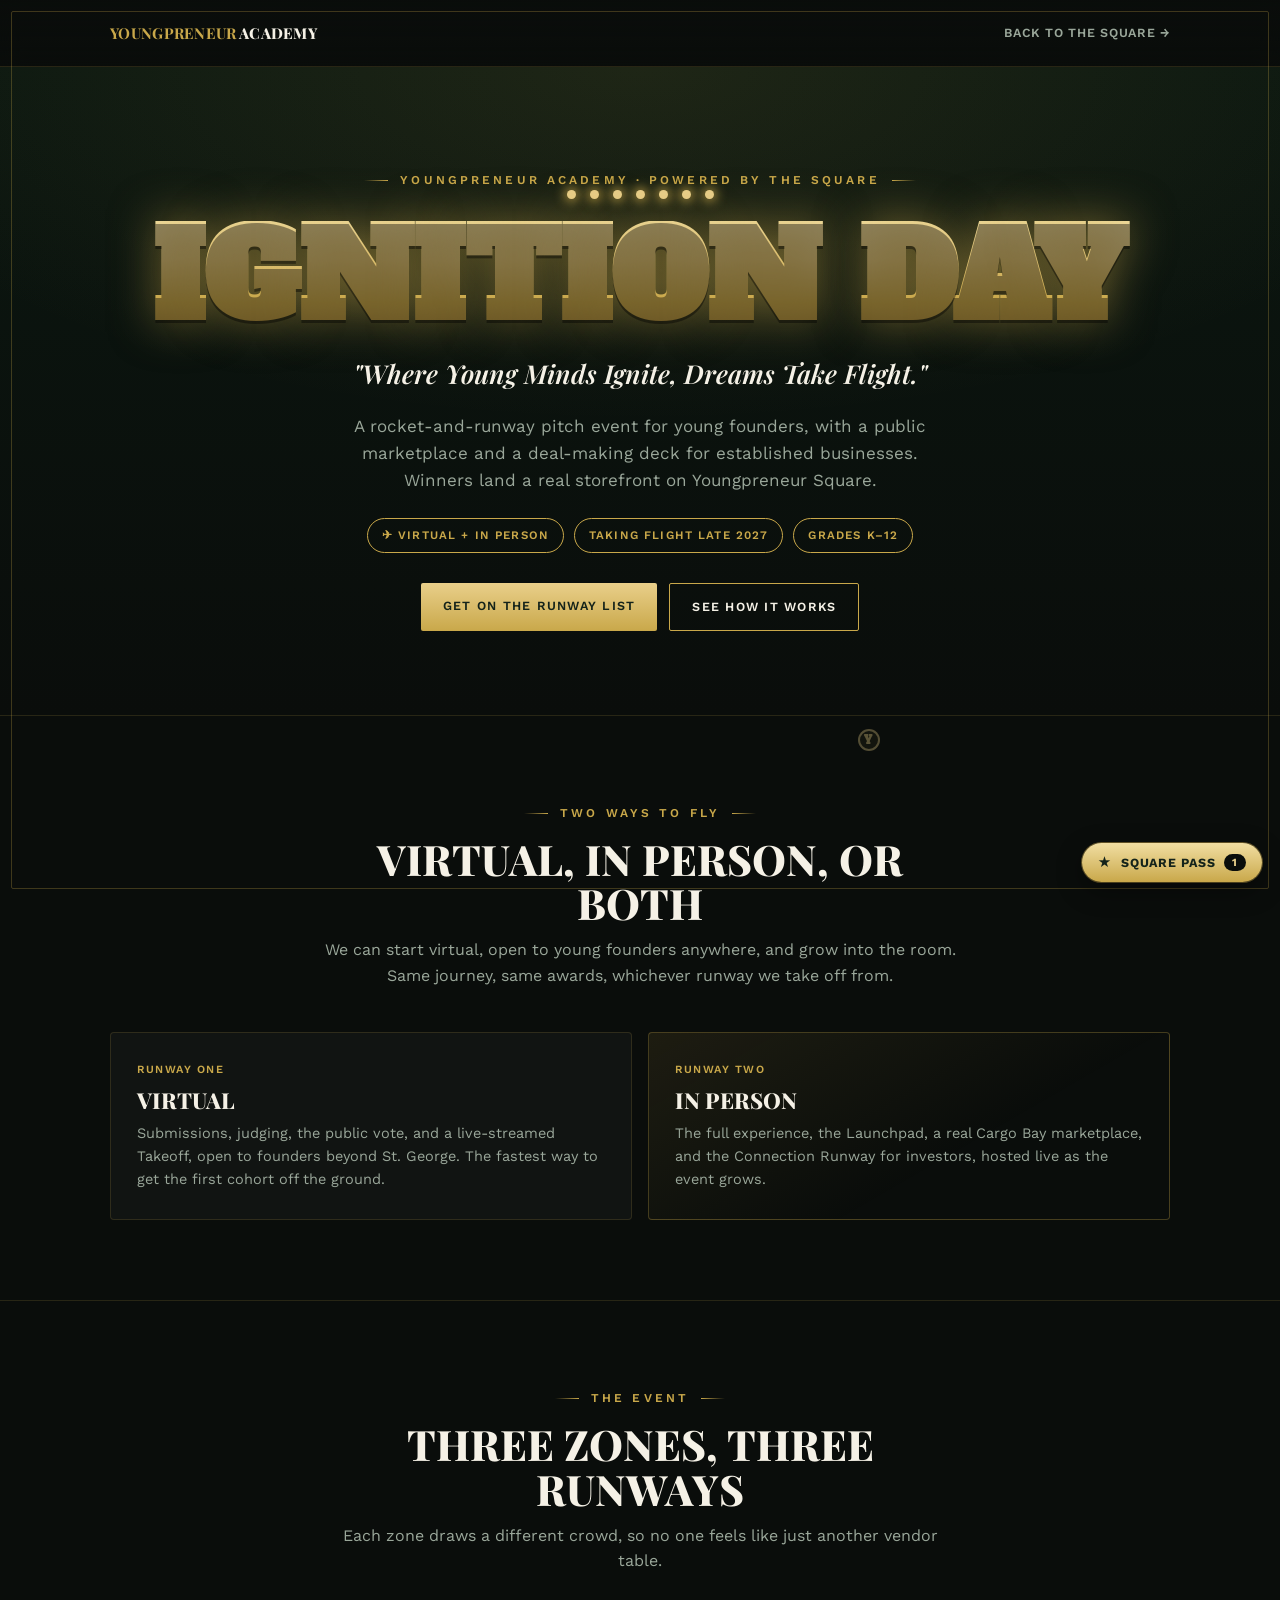
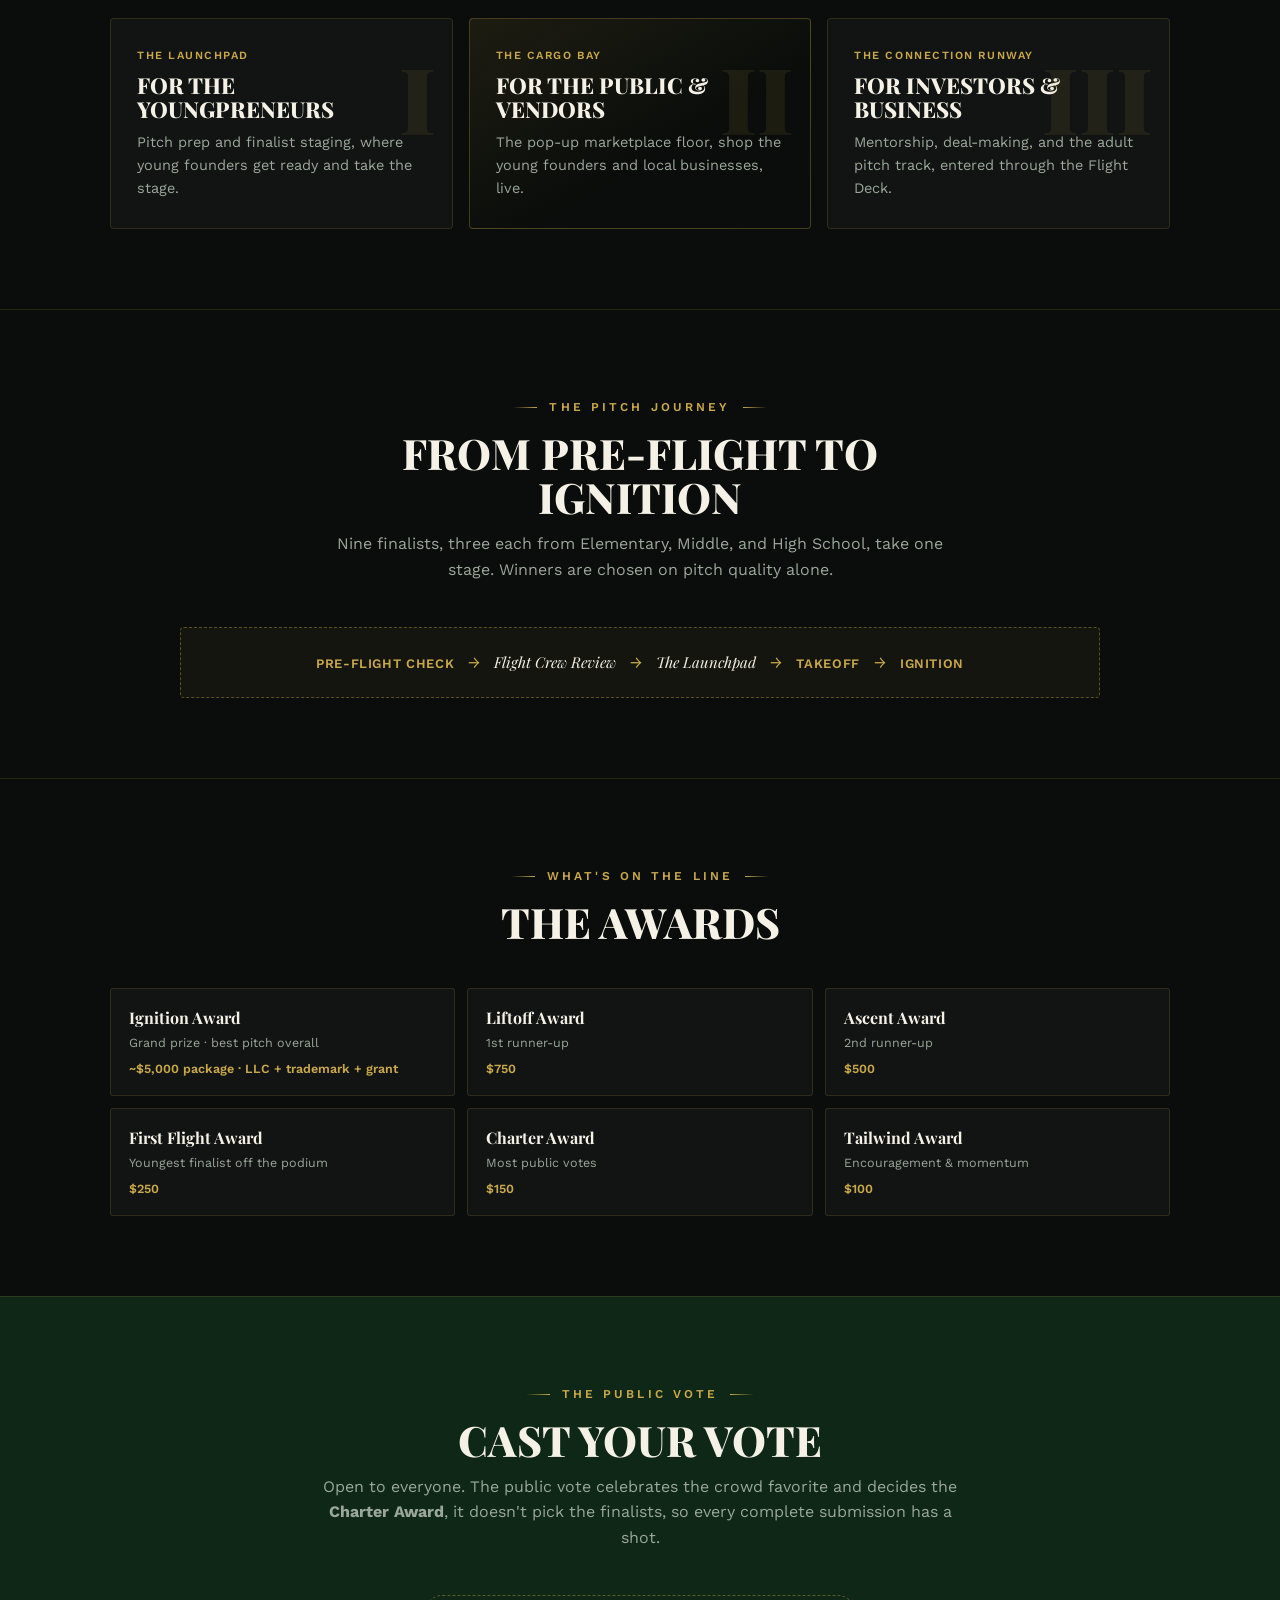
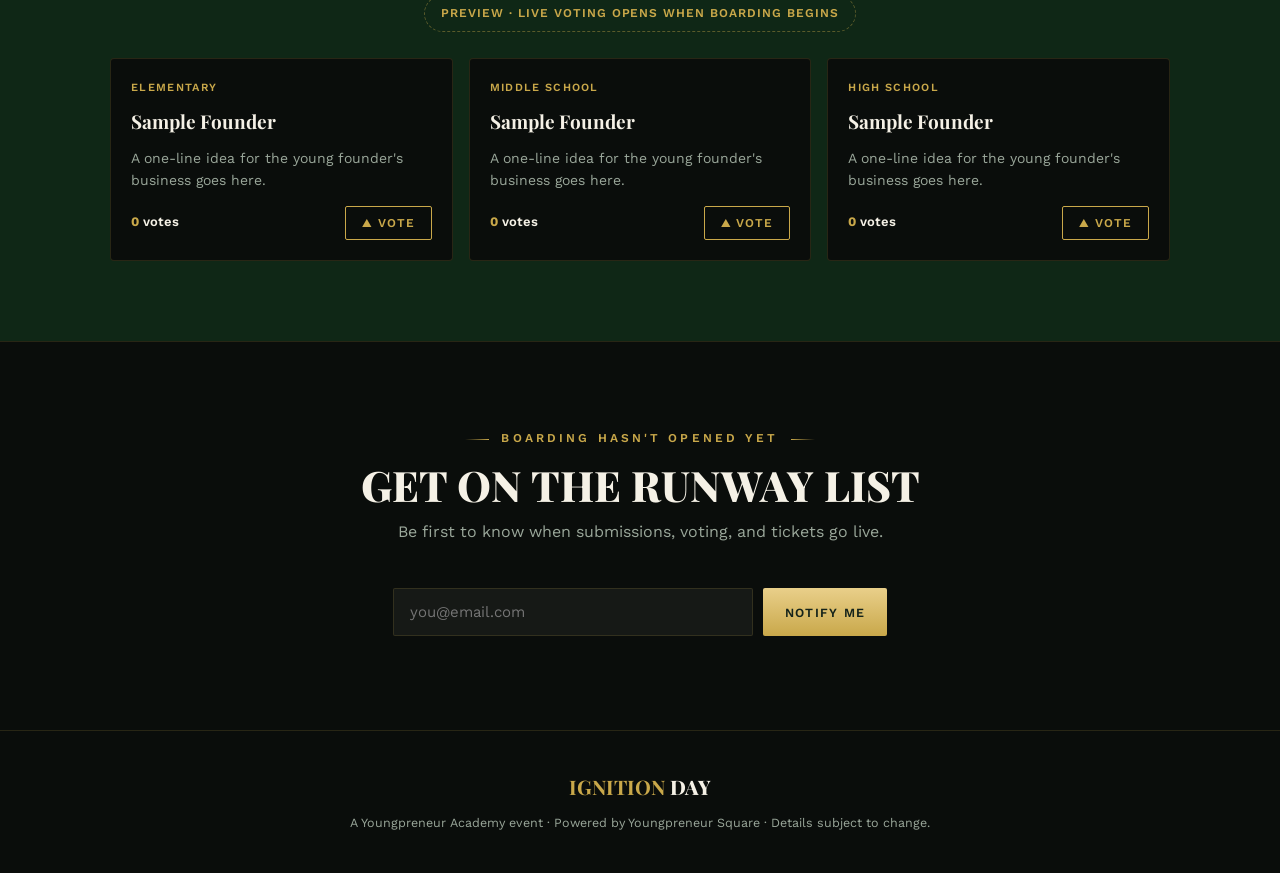
<file: ignition-day.html>
<!DOCTYPE html>
<html lang="en">
<head>
<meta charset="UTF-8">
<meta name="viewport" content="width=device-width, initial-scale=1.0">
<title>Ignition Day &middot; Where Young Minds Ignite, Dreams Take Flight</title>
<meta name="description" content="A rocket-and-runway pitch event for young founders by Youngpreneur Academy. Winners land a real storefront on Youngpreneur Square.">
<meta name="theme-color" content="#0A0D0B">
<meta property="og:type" content="website">
<meta property="og:site_name" content="Youngpreneur Square">
<meta property="og:title" content="Ignition Day &middot; Where Young Minds Ignite, Dreams Take Flight">
<meta property="og:description" content="A rocket-and-runway pitch event for young founders by Youngpreneur Academy. Winners land a real storefront on Youngpreneur Square.">
<meta property="og:image" content="https://youngpreneursquare.pages.dev/og-image.png">
<meta property="og:url" content="https://youngpreneursquare.pages.dev/ignition-day.html">
<meta name="twitter:card" content="summary_large_image">
<meta name="twitter:image" content="https://youngpreneursquare.pages.dev/og-image.png">
<link rel="icon" href="data:image/svg+xml,%3Csvg xmlns='http://www.w3.org/2000/svg' viewBox='0 0 64 64'%3E%3Crect width='64' height='64' rx='10' fill='%230A0D0B'/%3E%3Crect x='4' y='4' width='56' height='56' rx='8' fill='none' stroke='%23C9A84A' stroke-width='2'/%3E%3Ctext x='32' y='44' font-family='Georgia,serif' font-size='38' font-weight='700' text-anchor='middle' fill='%23C9A84A'%3EY%3C/text%3E%3C/svg%3E">
<link rel="icon" type="image/png" sizes="32x32" href="favicon-32.png">
<link rel="apple-touch-icon" href="apple-touch-icon.png">
<link rel="preconnect" href="https://fonts.googleapis.com">
<link rel="preconnect" href="https://fonts.gstatic.com" crossorigin>
<link href="https://fonts.googleapis.com/css2?family=Playfair+Display:ital,wght@0,500;0,700;0,800;1,500;1,600&family=Work+Sans:wght@400;500;600;700&family=Alfa+Slab+One&display=swap" rel="stylesheet">
<style>
  :root{
    --ink:#0A0D0B;--ink-2:#0C120E;--forest:#12331A;--forest-2:#0F2716;--panel:#101711;
    --cream:#F5F1E6;--cream-dim:#EFE9D8;--sage:#9AA79A;--sage-2:#727E73;
    --gold:#C9A84A;--gold-light:#E9CF8A;--gold-deep:#A9863A;--green:#7AD03A;
    --line:rgba(201,168,74,.16);--card:rgba(245,241,230,.03);
  }
  *{box-sizing:border-box;margin:0;padding:0}
  html{scroll-behavior:smooth}
  body{background:var(--ink);color:var(--cream);font-family:"Work Sans",system-ui,sans-serif;line-height:1.6;overflow-x:hidden}
  .frame{position:fixed;inset:11px;border:1px solid rgba(201,168,74,.28);border-radius:2px;pointer-events:none;z-index:80}
  .wrap{max-width:1120px;margin:0 auto;padding:0 30px}
  .grad-gold{background:linear-gradient(180deg,#F1DEA2,#E9CF8A 34%,#C9A84A 72%,#A9863A);-webkit-background-clip:text;background-clip:text;color:transparent}

  header{position:sticky;top:0;z-index:60;backdrop-filter:blur(12px);background:linear-gradient(to bottom,rgba(10,13,11,.94),rgba(10,13,11,.5));border-bottom:1px solid var(--line)}
  .bar{display:flex;align-items:center;justify-content:space-between;height:66px}
  .mark{font-family:"Playfair Display",serif;font-weight:800;text-transform:uppercase;font-size:15px;letter-spacing:.02em;color:var(--cream);text-decoration:none}
  .mark b{color:var(--gold)}
  .back{font-family:"Work Sans";font-weight:600;font-size:12.5px;letter-spacing:.06em;text-transform:uppercase;color:var(--sage);text-decoration:none}
  .back:hover{color:var(--gold)}

  .eyebrow{font-family:"Work Sans";font-weight:600;font-size:12px;letter-spacing:.26em;text-transform:uppercase;color:var(--gold);display:inline-flex;align-items:center;gap:12px}
  .eyebrow::before,.eyebrow::after{content:"";width:24px;height:1px;background:linear-gradient(90deg,transparent,var(--gold))}
  .eyebrow::after{background:linear-gradient(90deg,var(--gold),transparent)}

  .btn{display:inline-block;font-family:"Work Sans";font-weight:600;font-size:12.5px;letter-spacing:.1em;text-transform:uppercase;
    padding:13px 22px;border-radius:2px;background:linear-gradient(180deg,var(--gold-light),var(--gold));color:#14231A;text-decoration:none;
    border:none;cursor:pointer;transition:transform .15s,box-shadow .2s}
  .btn:hover{transform:translateY(-1px);box-shadow:0 8px 24px rgba(201,168,74,.4)}
  .btn-ghost{display:inline-block;font-family:"Work Sans";font-weight:600;font-size:12.5px;letter-spacing:.1em;text-transform:uppercase;
    padding:13px 22px;border-radius:2px;border:1px solid var(--gold);color:var(--cream);background:transparent;text-decoration:none;cursor:pointer}
  .btn-ghost:hover{background:var(--gold);color:#14231A}

  /* hero */
  .hero{position:relative;overflow:hidden;padding:96px 0 84px;text-align:center;
    background:radial-gradient(120% 100% at 50% 0%,rgba(201,168,74,.1),transparent 55%),linear-gradient(to bottom,#0b1710,#0a0d0b)}
  .hero .bulbs{display:flex;justify-content:center;gap:14px;margin-bottom:22px}
  .hero .bulbs span{width:9px;height:9px;border-radius:50%;background:var(--gold-light);box-shadow:0 0 12px 2px var(--gold);animation:chase 1.4s linear infinite}
  @keyframes chase{0%,15%{opacity:1;transform:scale(1.2)}45%,100%{opacity:.25;transform:scale(.85)}}
  .hero h1{font-family:"Alfa Slab One",serif;font-size:clamp(46px,10vw,120px);line-height:.95;text-transform:uppercase;letter-spacing:.01em;margin:14px 0 18px;text-shadow:0 3px 0 rgba(0,0,0,.4),0 0 46px rgba(201,168,74,.5)}
  .hero .tag{font-family:"Playfair Display",serif;font-style:italic;font-weight:600;font-size:clamp(18px,2.6vw,26px);color:var(--cream)}
  .hero .sub{color:var(--sage);max-width:56ch;margin:18px auto 0;font-size:17px}
  .chips{display:flex;gap:10px;justify-content:center;flex-wrap:wrap;margin:24px 0 30px}
  .chip{font-family:"Work Sans";font-weight:600;font-size:11.5px;letter-spacing:.1em;text-transform:uppercase;color:var(--gold);border:1px solid var(--gold);padding:7px 14px;border-radius:20px}
  .hero-cta{display:flex;gap:12px;justify-content:center;flex-wrap:wrap}

  section{padding:80px 0;border-top:1px solid var(--line)}
  .sec-head{text-align:center;max-width:640px;margin:0 auto 44px}
  .sec-head h2{font-family:"Playfair Display",serif;font-weight:800;text-transform:uppercase;font-size:clamp(26px,3.8vw,42px);line-height:1.05;margin:14px 0 12px}
  .sec-head p{color:var(--sage);font-size:16px}

  .grid2{display:grid;grid-template-columns:1fr 1fr;gap:16px}
  .grid3{display:grid;grid-template-columns:repeat(3,1fr);gap:16px}
  @media(max-width:820px){.grid2,.grid3{grid-template-columns:1fr}}
  .card{position:relative;border:1px solid var(--line);border-radius:4px;padding:28px 26px;background:var(--card);overflow:hidden;transition:border-color .25s,transform .25s}
  .card:hover{border-color:rgba(201,168,74,.4);transform:translateY(-3px)}
  .card.spot{background:linear-gradient(150deg,rgba(201,168,74,.1),transparent 62%);border-color:rgba(201,168,74,.3)}
  .card .rn{position:absolute;top:4px;right:16px;font-family:"Playfair Display",serif;font-weight:900;font-size:92px;color:rgba(201,168,74,.1)}
  .card .k{font-family:"Work Sans";font-weight:600;font-size:11px;letter-spacing:.14em;text-transform:uppercase;color:var(--gold)}
  .card h3{font-family:"Playfair Display",serif;font-weight:800;font-size:22px;text-transform:uppercase;margin:10px 0 10px;line-height:1.05}
  .card p{color:var(--sage);font-size:14.5px;position:relative}

  .flow{border:1px dashed rgba(201,168,74,.4);border-radius:4px;padding:22px;display:flex;align-items:center;gap:14px;flex-wrap:wrap;justify-content:center;text-align:center;background:rgba(201,168,74,.05);max-width:920px;margin:0 auto}
  .flow .node{font-family:"Playfair Display",serif;font-style:italic;font-size:15px;color:var(--cream)}
  .flow .node b{color:var(--gold);font-style:normal;font-family:"Work Sans";font-weight:600;font-size:13px;letter-spacing:.05em;text-transform:uppercase}
  .flow .arrow{color:var(--gold)}

  .awards{display:grid;grid-template-columns:repeat(3,1fr);gap:12px}
  @media(max-width:760px){.awards{grid-template-columns:1fr 1fr}}
  @media(max-width:480px){.awards{grid-template-columns:1fr}}
  .award{border:1px solid var(--line);border-radius:3px;padding:16px 18px;background:var(--card)}
  .award .an{font-family:"Playfair Display",serif;font-weight:700;font-size:16px;color:var(--cream)}
  .award .ad{font-family:"Work Sans";font-size:12.5px;color:var(--sage);margin-top:2px}
  .award .amt{font-family:"Work Sans";font-weight:600;font-size:12.5px;color:var(--gold);margin-top:6px}

  /* voting */
  .vote{background:var(--forest-2)}
  .vnote{text-align:center;font-family:"Work Sans";font-weight:600;font-size:12px;letter-spacing:.08em;text-transform:uppercase;color:var(--gold);
    border:1px dashed rgba(201,168,74,.4);border-radius:20px;padding:8px 16px;display:inline-block;margin-bottom:26px}
  .vote-wrap{text-align:center}
  .ballot{display:grid;grid-template-columns:repeat(3,1fr);gap:16px;text-align:left}
  @media(max-width:760px){.ballot{grid-template-columns:1fr}}
  .cand{border:1px solid var(--line);border-radius:4px;padding:20px;background:var(--ink);display:flex;flex-direction:column;gap:10px}
  .cand .div{font-family:"Work Sans";font-weight:600;font-size:11px;letter-spacing:.12em;text-transform:uppercase;color:var(--gold)}
  .cand h4{font-family:"Playfair Display",serif;font-weight:700;font-size:19px}
  .cand p{color:var(--sage);font-size:14px;flex:1}
  .cand .row{display:flex;align-items:center;justify-content:space-between;gap:10px;margin-top:4px}
  .cand .count{font-family:"Work Sans";font-weight:600;font-size:13px;color:var(--cream)}
  .cand .count b{color:var(--gold)}
  .vbtn{font-family:"Work Sans";font-weight:600;font-size:12px;letter-spacing:.08em;text-transform:uppercase;padding:9px 16px;border-radius:2px;
    border:1px solid var(--gold);background:transparent;color:var(--gold);cursor:pointer;transition:background .2s,color .2s}
  .vbtn:hover{background:var(--gold);color:#14231A}
  .vbtn.voted{background:var(--green);border-color:var(--green);color:#0a1508;cursor:default}

  /* notify */
  .notify{text-align:center}
  .nform{display:flex;gap:10px;justify-content:center;flex-wrap:wrap;margin-top:22px}
  .nform input{flex:1;min-width:240px;max-width:360px;background:rgba(245,241,230,.05);border:1px solid var(--line);border-radius:2px;padding:14px 16px;color:var(--cream);font-family:"Work Sans";font-size:15px}
  .nform input:focus{outline:none;border-color:var(--gold)}
  .nmsg{margin-top:14px;font-family:"Work Sans";font-weight:600;font-size:14px;color:var(--gold);opacity:0;transition:opacity .3s}
  .nmsg.show{opacity:1}

  footer{border-top:1px solid var(--line);padding:40px 0;text-align:center}
  footer .fm{font-family:"Playfair Display",serif;font-weight:800;text-transform:uppercase;font-size:20px}
  footer .fm b{color:var(--gold)}
  footer .fn{color:var(--sage);font-size:12.5px;margin-top:10px}
  @media(prefers-reduced-motion:reduce){*{animation:none!important}}
</style>
</head>
<body>
<div class="frame"></div>

<header>
  <div class="wrap bar">
    <a href="#top" class="mark"><b>Youngpreneur</b> Academy</a>
    <a href="square.html" class="back">Back to the Square →</a>
  </div>
</header>

<!-- HERO -->
<div class="hero" id="top">
  <div class="wrap">
    <div class="eyebrow">Youngpreneur Academy · Powered by the Square</div>
    <div class="bulbs"><span></span><span></span><span></span><span></span><span></span><span></span><span></span></div>
    <h1 class="grad-gold">Ignition Day</h1>
    <div class="tag">"Where Young Minds Ignite, Dreams Take Flight."</div>
    <p class="sub">A rocket-and-runway pitch event for young founders, with a public marketplace and a deal-making deck for established businesses. Winners land a real storefront on Youngpreneur Square.</p>
    <div class="chips"><span class="chip">✈ Virtual + In person</span><span class="chip">Taking flight late 2027</span><span class="chip">Grades K–12</span></div>
    <div class="hero-cta"><a href="#notify" class="btn">Get on the runway list</a><a href="#zones" class="btn-ghost">See how it works</a></div>
  </div>
</div>

<!-- TWO WAYS TO FLY -->
<section id="format">
  <div class="wrap">
    <div class="sec-head"><div class="eyebrow">Two ways to fly</div><h2>Virtual, in person, or both</h2><p>We can start virtual, open to young founders anywhere, and grow into the room. Same journey, same awards, whichever runway we take off from.</p></div>
    <div class="grid2">
      <div class="card"><div class="k">Runway One</div><h3>Virtual</h3><p>Submissions, judging, the public vote, and a live-streamed Takeoff, open to founders beyond St. George. The fastest way to get the first cohort off the ground.</p></div>
      <div class="card spot"><div class="k">Runway Two</div><h3>In person</h3><p>The full experience, the Launchpad, a real Cargo Bay marketplace, and the Connection Runway for investors, hosted live as the event grows.</p></div>
    </div>
  </div>
</section>

<!-- ZONES -->
<section id="zones">
  <div class="wrap">
    <div class="sec-head"><div class="eyebrow">The event</div><h2>Three zones, three runways</h2><p>Each zone draws a different crowd, so no one feels like just another vendor table.</p></div>
    <div class="grid3">
      <div class="card"><div class="rn">I</div><div class="k">The Launchpad</div><h3>For the youngpreneurs</h3><p>Pitch prep and finalist staging, where young founders get ready and take the stage.</p></div>
      <div class="card spot"><div class="rn">II</div><div class="k">The Cargo Bay</div><h3>For the public &amp; vendors</h3><p>The pop-up marketplace floor, shop the young founders and local businesses, live.</p></div>
      <div class="card"><div class="rn">III</div><div class="k">The Connection Runway</div><h3>For investors &amp; business</h3><p>Mentorship, deal-making, and the adult pitch track, entered through the Flight Deck.</p></div>
    </div>
  </div>
</section>

<!-- JOURNEY -->
<section id="journey">
  <div class="wrap">
    <div class="sec-head"><div class="eyebrow">The pitch journey</div><h2>From pre-flight to ignition</h2><p>Nine finalists, three each from Elementary, Middle, and High School, take one stage. Winners are chosen on pitch quality alone.</p></div>
    <div class="flow">
      <span class="node"><b>Pre-Flight Check</b></span><span class="arrow">→</span>
      <span class="node">Flight Crew Review</span><span class="arrow">→</span>
      <span class="node">The Launchpad</span><span class="arrow">→</span>
      <span class="node"><b>Takeoff</b></span><span class="arrow">→</span>
      <span class="node"><b>Ignition</b></span>
    </div>
  </div>
</section>

<!-- AWARDS -->
<section id="awards">
  <div class="wrap">
    <div class="sec-head"><div class="eyebrow">What's on the line</div><h2>The awards</h2></div>
    <div class="awards">
      <div class="award"><div class="an">Ignition Award</div><div class="ad">Grand prize · best pitch overall</div><div class="amt">~$5,000 package · LLC + trademark + grant</div></div>
      <div class="award"><div class="an">Liftoff Award</div><div class="ad">1st runner-up</div><div class="amt">$750</div></div>
      <div class="award"><div class="an">Ascent Award</div><div class="ad">2nd runner-up</div><div class="amt">$500</div></div>
      <div class="award"><div class="an">First Flight Award</div><div class="ad">Youngest finalist off the podium</div><div class="amt">$250</div></div>
      <div class="award"><div class="an">Charter Award</div><div class="ad">Most public votes</div><div class="amt">$150</div></div>
      <div class="award"><div class="an">Tailwind Award</div><div class="ad">Encouragement &amp; momentum</div><div class="amt">$100</div></div>
    </div>
  </div>
</section>

<!-- PUBLIC VOTE -->
<section class="vote" id="vote">
  <div class="wrap vote-wrap">
    <div class="sec-head"><div class="eyebrow">The public vote</div><h2>Cast your vote</h2><p>Open to everyone. The public vote celebrates the crowd favorite and decides the <b>Charter Award</b>, it doesn't pick the finalists, so every complete submission has a shot.</p></div>
    <div class="vnote">Preview · live voting opens when boarding begins</div>
    <div class="ballot" id="ballot">
      <div class="cand"><div class="div">Elementary</div><h4>Sample Founder</h4><p>A one-line idea for the young founder's business goes here.</p><div class="row"><span class="count"><b id="c0">0</b> votes</span><button class="vbtn" data-i="0">▲ Vote</button></div></div>
      <div class="cand"><div class="div">Middle School</div><h4>Sample Founder</h4><p>A one-line idea for the young founder's business goes here.</p><div class="row"><span class="count"><b id="c1">0</b> votes</span><button class="vbtn" data-i="1">▲ Vote</button></div></div>
      <div class="cand"><div class="div">High School</div><h4>Sample Founder</h4><p>A one-line idea for the young founder's business goes here.</p><div class="row"><span class="count"><b id="c2">0</b> votes</span><button class="vbtn" data-i="2">▲ Vote</button></div></div>
    </div>
  </div>
</section>

<!-- NOTIFY -->
<section class="notify" id="notify">
  <div class="wrap">
    <div class="sec-head"><div class="eyebrow">Boarding hasn't opened yet</div><h2>Get on the runway list</h2><p>Be first to know when submissions, voting, and tickets go live.</p></div>
    <form class="nform" id="nform" novalidate>
      <input type="email" name="EMAIL" placeholder="you@email.com" aria-label="Email address" required>
      <button class="btn" type="submit">Notify me</button>
    </form>
    <div class="nmsg" id="nmsg"></div>
  </div>
</section>

<footer>
  <div class="wrap">
    <div class="fm"><b>Ignition</b> Day</div>
    <div class="fn">A Youngpreneur Academy event · Powered by Youngpreneur Square · Details subject to change.</div>
  </div>
</footer>

<script>
  // running lights
  document.querySelectorAll('.hero .bulbs span').forEach((b,i)=>{ b.style.animationDelay=(i*0.14).toFixed(2)+'s'; });
  // public-vote preview (in-memory)
  const counts=[0,0,0];
  document.querySelectorAll('.vbtn').forEach(btn=>{
    btn.addEventListener('click',function(){
      const i=+btn.dataset.i;
      document.querySelectorAll('.vbtn').forEach(b=>{ b.classList.remove('voted'); b.textContent='▲ Vote'; });
      counts.forEach((_,j)=>{ if(j!==i) {} });
      // one vote at a time in the preview
      counts[i]=1; counts.forEach((c,j)=>{ if(j!==i) counts[j]=0; document.getElementById('c'+j).textContent=counts[j]; });
      btn.classList.add('voted'); btn.textContent='✓ Voted';
    });
  });
  // notify form
  (function(){
    const cfg=window.SQUARE_CONFIG||{};
    const form=document.getElementById('nform'), msg=document.getElementById('nmsg');
    if(cfg.newsletterAction){ form.action=cfg.newsletterAction; form.method='post'; form.target='sqHidden';
      const f=document.createElement('iframe'); f.name='sqHidden'; f.style.display='none'; document.body.appendChild(f); }
    form.addEventListener('submit',function(e){
      const em=(form.querySelector('input[type=email]')||{}).value||'';
      if(!em || em.indexOf('@')<1){ e.preventDefault(); msg.textContent='Enter a valid email.'; msg.classList.add('show'); return; }
      if(!cfg.newsletterAction){ e.preventDefault(); form.reset(); }
      msg.textContent="You're on the runway list, we'll radio you before boarding. ✦";
      msg.classList.add('show');
    });
  })();
</script>
<script src="squarepass.js"></script>
</body>
</html>
</file>
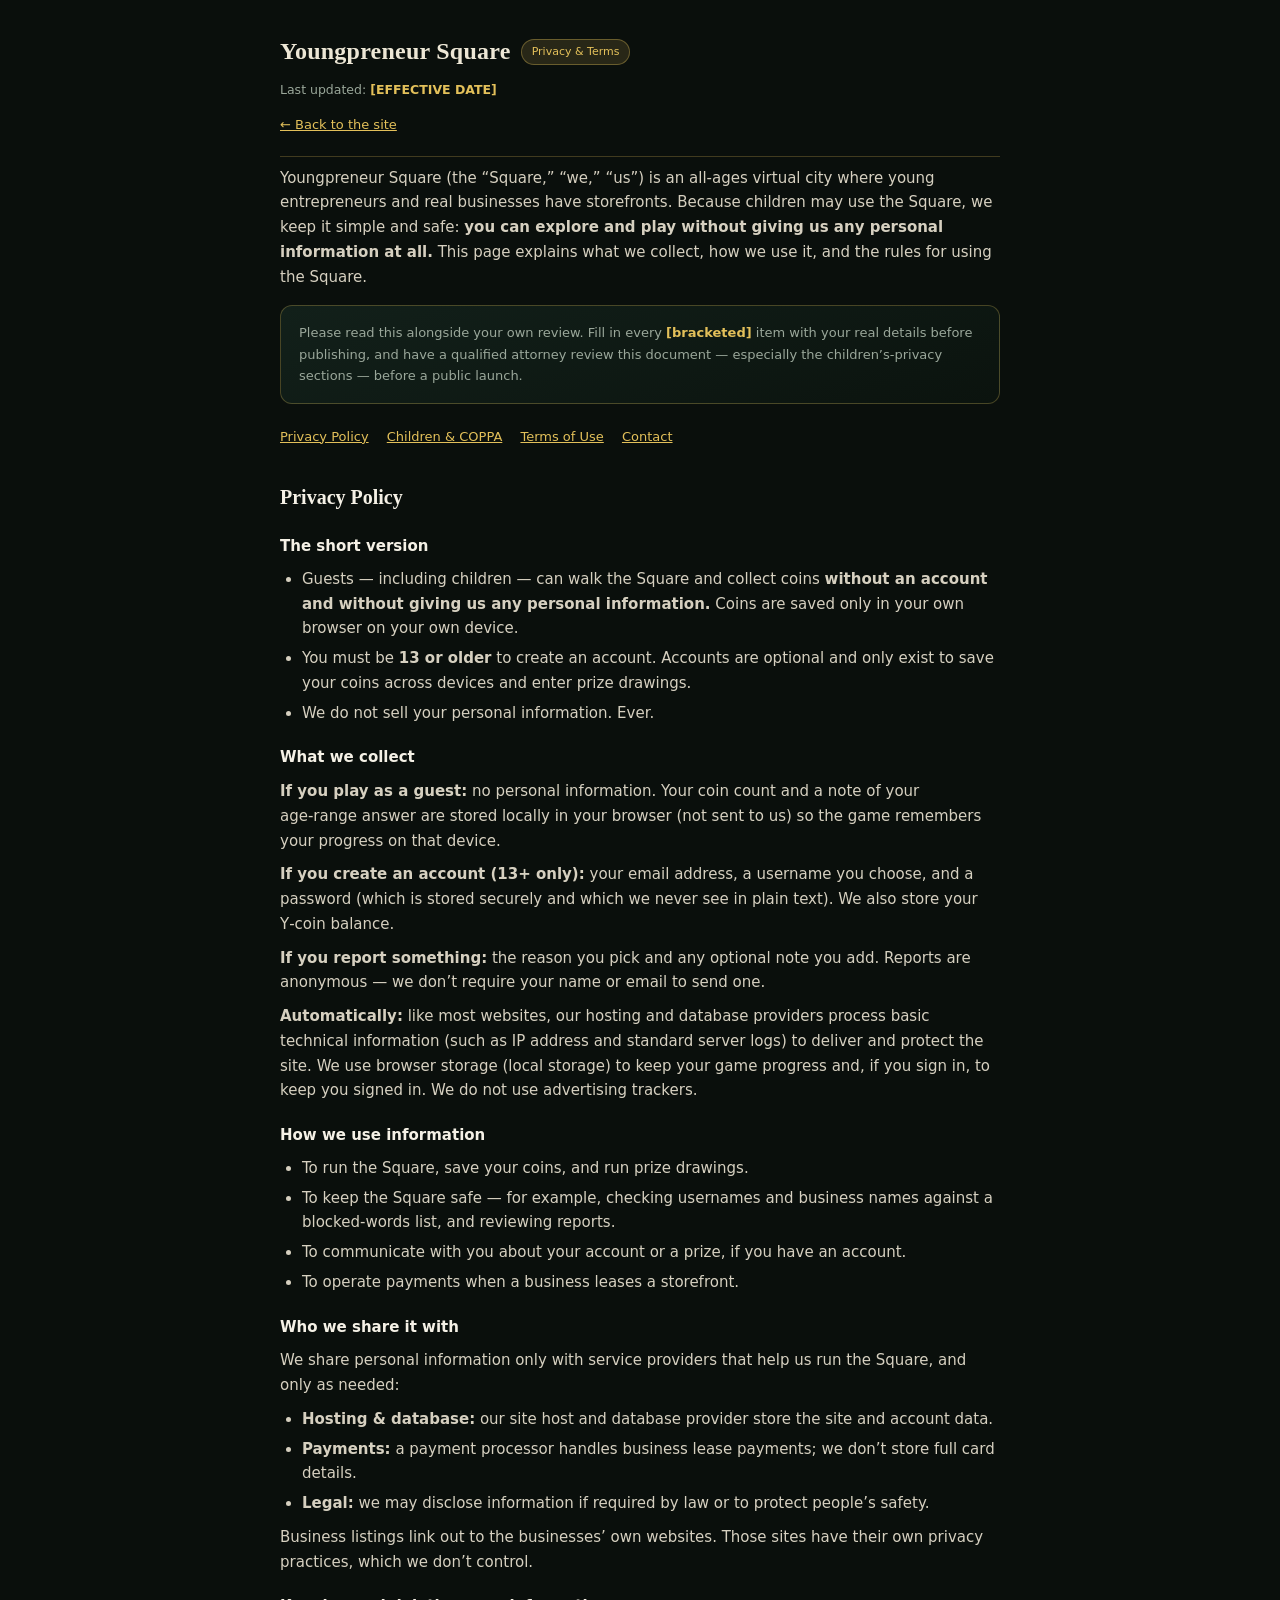
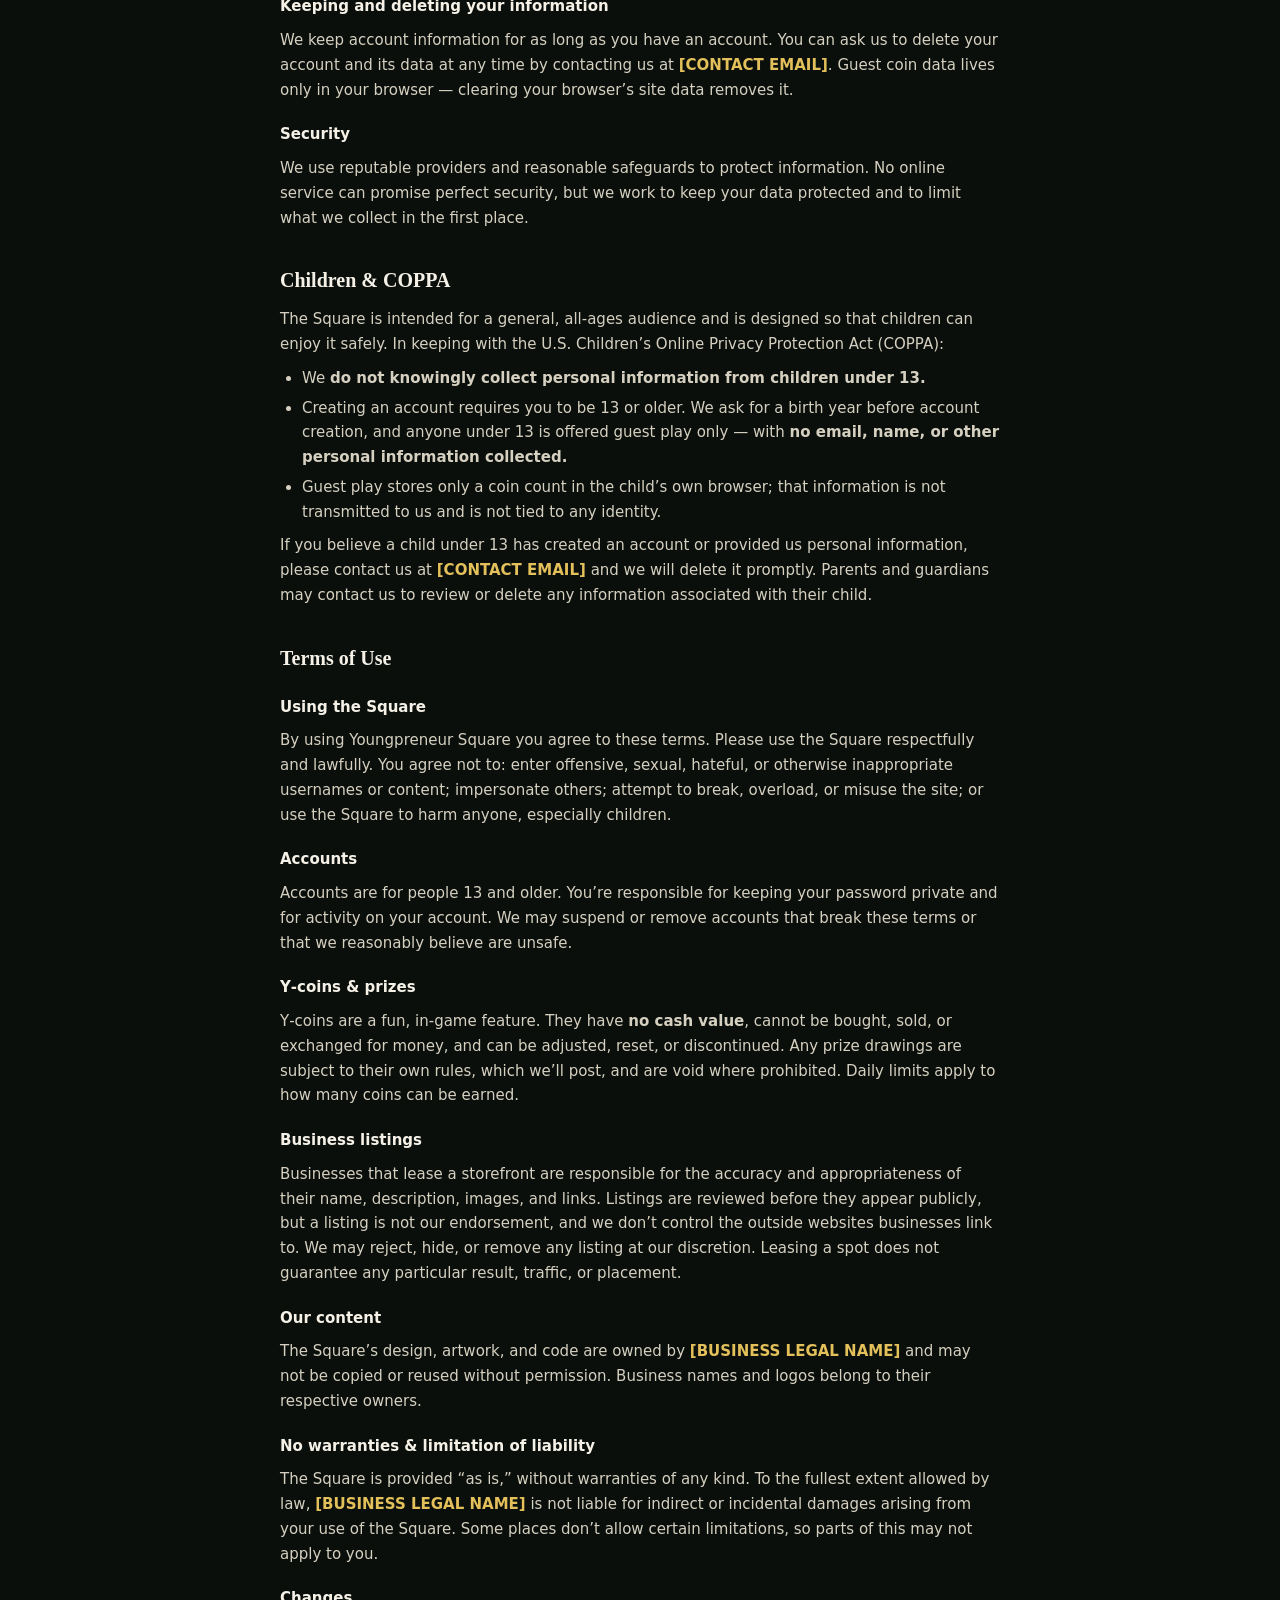
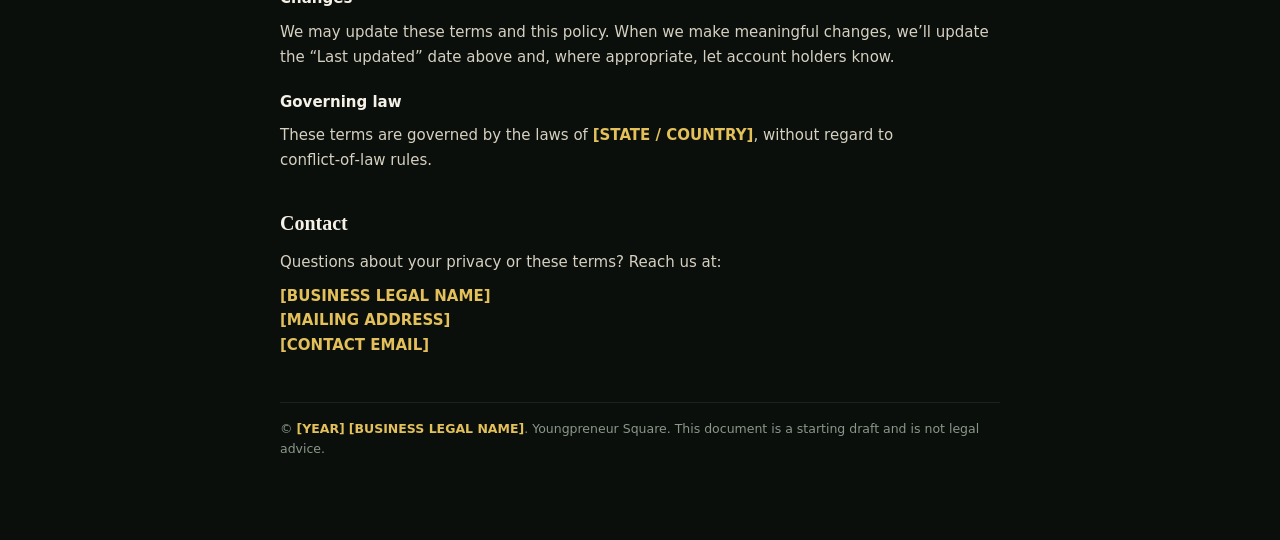
<file: privacy.html>
<!DOCTYPE html>
<html lang="en">
<head>
<meta charset="UTF-8">
<meta name="viewport" content="width=device-width, initial-scale=1">
<title>Privacy & Terms — Youngpreneur Square</title>
<style>
  *{margin:0;padding:0;box-sizing:border-box}
  body{font-family:"Work Sans",system-ui,sans-serif;background:#0a0f0c;color:#EDE7D6;line-height:1.65;-webkit-font-smoothing:antialiased}
  a{color:#E3C05A}
  .wrap{max-width:760px;margin:0 auto;padding:32px 20px 80px}
  header{border-bottom:1px solid rgba(227,192,90,.25);padding-bottom:18px;margin-bottom:8px}
  .brand{display:flex;align-items:center;gap:10px;flex-wrap:wrap}
  .brand h1{font-family:Georgia,serif;font-size:24px;letter-spacing:.01em}
  .pill{font-size:11px;padding:3px 10px;border-radius:20px;background:rgba(227,192,90,.14);border:1px solid rgba(227,192,90,.35);color:#E3C05A}
  .updated{color:#9AA79A;font-size:12.5px;margin-top:8px}
  .back{display:inline-block;margin-top:14px;font-size:13px}
  nav.toc{margin:22px 0 8px;font-size:13px;color:#9AA79A}
  nav.toc a{margin-right:14px;white-space:nowrap;display:inline-block}
  h2{font-family:Georgia,serif;font-size:20px;margin:34px 0 10px;color:#F5F1E6;scroll-margin-top:16px}
  h3{font-size:15px;margin:20px 0 6px;color:#F5F1E6}
  p{margin:9px 0;color:#D6D0C0;font-size:15px}
  ul{margin:8px 0 8px 22px}
  li{margin:5px 0;color:#D6D0C0;font-size:15px}
  .box{background:linear-gradient(160deg,#12201a,#0b130e);border:1px solid rgba(227,192,90,.28);border-radius:12px;padding:16px 18px;margin:16px 0}
  .fill{color:#E3C05A;font-weight:600}
  .muted{color:#9AA79A;font-size:13px}
  footer{margin-top:44px;border-top:1px solid rgba(255,255,255,.08);padding-top:16px;color:#8a978a;font-size:12.5px}
  code{background:rgba(255,255,255,.07);padding:1px 5px;border-radius:4px;font-size:13px;color:#EDE7D6}
</style>
</head>
<body>
<div class="wrap">
  <header>
    <div class="brand"><h1>Youngpreneur Square</h1><span class="pill">Privacy &amp; Terms</span></div>
    <div class="updated">Last updated: <span class="fill">[EFFECTIVE DATE]</span></div>
    <a class="back" href="index.html">← Back to the site</a>
  </header>

  <p>Youngpreneur Square (the “Square,” “we,” “us”) is an all‑ages virtual city where young entrepreneurs and real businesses have storefronts. Because children may use the Square, we keep it simple and safe: <strong>you can explore and play without giving us any personal information at all.</strong> This page explains what we collect, how we use it, and the rules for using the Square.</p>

  <div class="box muted">Please read this alongside your own review. Fill in every <span class="fill">[bracketed]</span> item with your real details before publishing, and have a qualified attorney review this document — especially the children’s‑privacy sections — before a public launch.</div>

  <nav class="toc">
    <a href="#privacy">Privacy Policy</a>
    <a href="#children">Children &amp; COPPA</a>
    <a href="#terms">Terms of Use</a>
    <a href="#contact">Contact</a>
  </nav>

  <h2 id="privacy">Privacy Policy</h2>

  <h3>The short version</h3>
  <ul>
    <li>Guests — including children — can walk the Square and collect coins <strong>without an account and without giving us any personal information.</strong> Coins are saved only in your own browser on your own device.</li>
    <li>You must be <strong>13 or older</strong> to create an account. Accounts are optional and only exist to save your coins across devices and enter prize drawings.</li>
    <li>We do not sell your personal information. Ever.</li>
  </ul>

  <h3>What we collect</h3>
  <p><strong>If you play as a guest:</strong> no personal information. Your coin count and a note of your age‑range answer are stored locally in your browser (not sent to us) so the game remembers your progress on that device.</p>
  <p><strong>If you create an account (13+ only):</strong> your email address, a username you choose, and a password (which is stored securely and which we never see in plain text). We also store your Y‑coin balance.</p>
  <p><strong>If you report something:</strong> the reason you pick and any optional note you add. Reports are anonymous — we don’t require your name or email to send one.</p>
  <p><strong>Automatically:</strong> like most websites, our hosting and database providers process basic technical information (such as IP address and standard server logs) to deliver and protect the site. We use browser storage (local storage) to keep your game progress and, if you sign in, to keep you signed in. We do not use advertising trackers.</p>

  <h3>How we use information</h3>
  <ul>
    <li>To run the Square, save your coins, and run prize drawings.</li>
    <li>To keep the Square safe — for example, checking usernames and business names against a blocked‑words list, and reviewing reports.</li>
    <li>To communicate with you about your account or a prize, if you have an account.</li>
    <li>To operate payments when a business leases a storefront.</li>
  </ul>

  <h3>Who we share it with</h3>
  <p>We share personal information only with service providers that help us run the Square, and only as needed:</p>
  <ul>
    <li><strong>Hosting &amp; database:</strong> our site host and database provider store the site and account data.</li>
    <li><strong>Payments:</strong> a payment processor handles business lease payments; we don’t store full card details.</li>
    <li><strong>Legal:</strong> we may disclose information if required by law or to protect people’s safety.</li>
  </ul>
  <p>Business listings link out to the businesses’ own websites. Those sites have their own privacy practices, which we don’t control.</p>

  <h3>Keeping and deleting your information</h3>
  <p>We keep account information for as long as you have an account. You can ask us to delete your account and its data at any time by contacting us at <span class="fill">[CONTACT EMAIL]</span>. Guest coin data lives only in your browser — clearing your browser’s site data removes it.</p>

  <h3>Security</h3>
  <p>We use reputable providers and reasonable safeguards to protect information. No online service can promise perfect security, but we work to keep your data protected and to limit what we collect in the first place.</p>

  <h2 id="children">Children &amp; COPPA</h2>
  <p>The Square is intended for a general, all‑ages audience and is designed so that children can enjoy it safely. In keeping with the U.S. Children’s Online Privacy Protection Act (COPPA):</p>
  <ul>
    <li>We <strong>do not knowingly collect personal information from children under 13.</strong></li>
    <li>Creating an account requires you to be 13 or older. We ask for a birth year before account creation, and anyone under 13 is offered guest play only — with <strong>no email, name, or other personal information collected.</strong></li>
    <li>Guest play stores only a coin count in the child’s own browser; that information is not transmitted to us and is not tied to any identity.</li>
  </ul>
  <p>If you believe a child under 13 has created an account or provided us personal information, please contact us at <span class="fill">[CONTACT EMAIL]</span> and we will delete it promptly. Parents and guardians may contact us to review or delete any information associated with their child.</p>

  <h2 id="terms">Terms of Use</h2>

  <h3>Using the Square</h3>
  <p>By using Youngpreneur Square you agree to these terms. Please use the Square respectfully and lawfully. You agree not to: enter offensive, sexual, hateful, or otherwise inappropriate usernames or content; impersonate others; attempt to break, overload, or misuse the site; or use the Square to harm anyone, especially children.</p>

  <h3>Accounts</h3>
  <p>Accounts are for people 13 and older. You’re responsible for keeping your password private and for activity on your account. We may suspend or remove accounts that break these terms or that we reasonably believe are unsafe.</p>

  <h3>Y‑coins &amp; prizes</h3>
  <p>Y‑coins are a fun, in‑game feature. They have <strong>no cash value</strong>, cannot be bought, sold, or exchanged for money, and can be adjusted, reset, or discontinued. Any prize drawings are subject to their own rules, which we’ll post, and are void where prohibited. Daily limits apply to how many coins can be earned.</p>

  <h3>Business listings</h3>
  <p>Businesses that lease a storefront are responsible for the accuracy and appropriateness of their name, description, images, and links. Listings are reviewed before they appear publicly, but a listing is not our endorsement, and we don’t control the outside websites businesses link to. We may reject, hide, or remove any listing at our discretion. Leasing a spot does not guarantee any particular result, traffic, or placement.</p>

  <h3>Our content</h3>
  <p>The Square’s design, artwork, and code are owned by <span class="fill">[BUSINESS LEGAL NAME]</span> and may not be copied or reused without permission. Business names and logos belong to their respective owners.</p>

  <h3>No warranties &amp; limitation of liability</h3>
  <p>The Square is provided “as is,” without warranties of any kind. To the fullest extent allowed by law, <span class="fill">[BUSINESS LEGAL NAME]</span> is not liable for indirect or incidental damages arising from your use of the Square. Some places don’t allow certain limitations, so parts of this may not apply to you.</p>

  <h3>Changes</h3>
  <p>We may update these terms and this policy. When we make meaningful changes, we’ll update the “Last updated” date above and, where appropriate, let account holders know.</p>

  <h3>Governing law</h3>
  <p>These terms are governed by the laws of <span class="fill">[STATE / COUNTRY]</span>, without regard to conflict‑of‑law rules.</p>

  <h2 id="contact">Contact</h2>
  <p>Questions about your privacy or these terms? Reach us at:</p>
  <p><span class="fill">[BUSINESS LEGAL NAME]</span><br>
     <span class="fill">[MAILING ADDRESS]</span><br>
     <span class="fill">[CONTACT EMAIL]</span></p>

  <footer>© <span class="fill">[YEAR]</span> <span class="fill">[BUSINESS LEGAL NAME]</span>. Youngpreneur Square. This document is a starting draft and is not legal advice.</footer>
</div>
</body>
</html>
</file>
